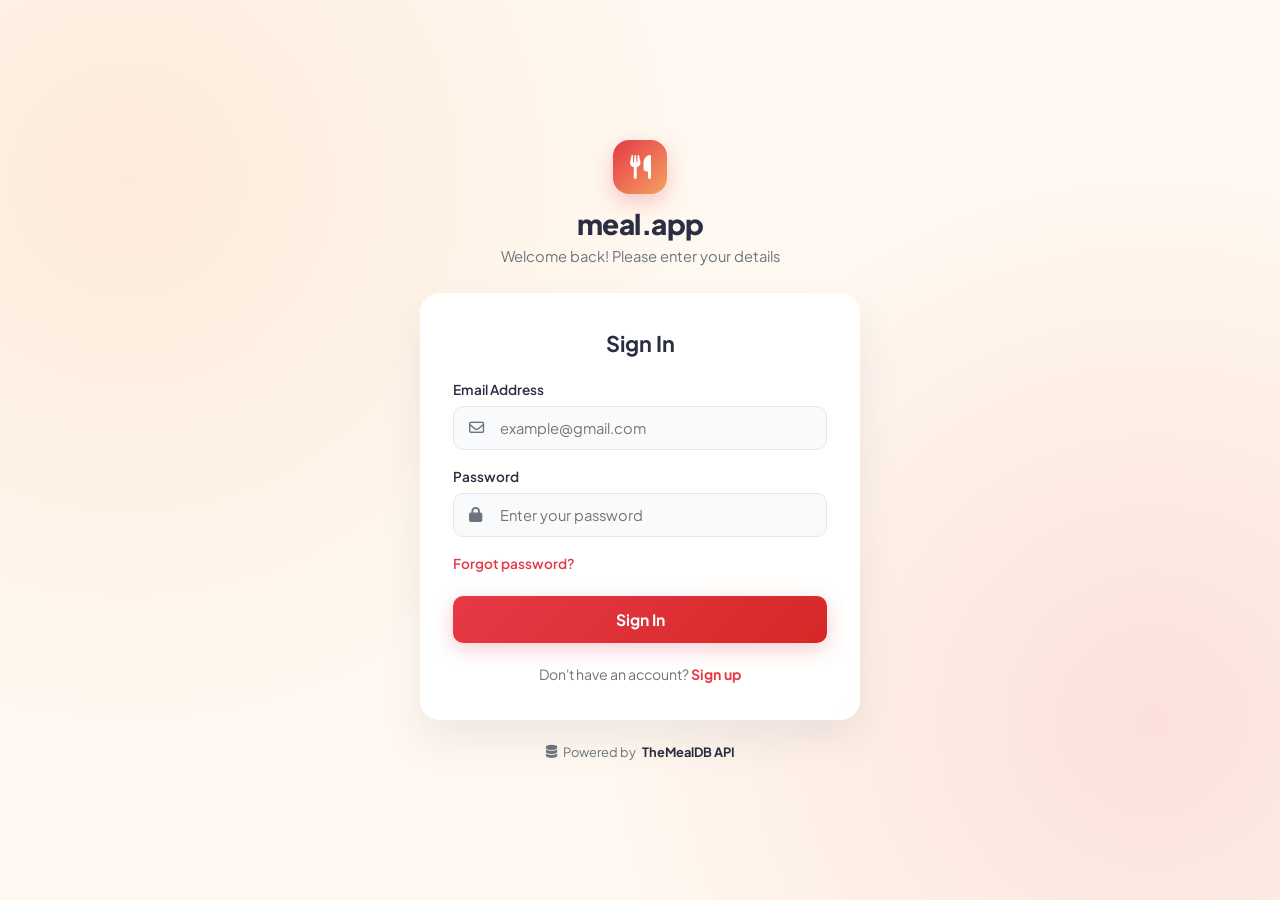
<file: home.html>
<!DOCTYPE html>
<html lang="en">
<head>
    <meta charset="UTF-8">
    <meta name="viewport" content="width=device-width, initial-scale=1.0">
    <title>Home - meal.app</title>
    <link rel="preconnect" href="https://fonts.googleapis.com">
    <link rel="preconnect" href="https://fonts.gstatic.com" crossorigin>
    <link href="https://fonts.googleapis.com/css2?family=Plus+Jakarta+Sans:wght@400;500;600;700;800&display=swap" rel="stylesheet">
    <link rel="stylesheet" href="https://cdnjs.cloudflare.com/ajax/libs/font-awesome/6.4.0/css/all.min.css">
    <link rel="stylesheet" href="css/home.css">
</head>
<body>

    <!-- Navbar -->
    <nav class="navbar">
        <a href="home.html" class="nav-brand">
            <div class="nav-logo-icon">
                <i class="fa-solid fa-utensils"></i>
            </div>
            meal<span>.app</span>
        </a>

        <!-- Tabs -->
        <ul class="nav-tabs">
            <li><button id="tabHome" class="active"><i class="fa-solid fa-house"></i> Home</button></li>
            <li><button id="tabExplore"><i class="fa-solid fa-compass"></i> Explore</button></li>
            <li><button id="tabFavorites"><i class="fa-solid fa-bookmark"></i> Favorites</button></li>
        </ul>

        <!-- Profile & Dropdown -->
        <div class="nav-profile-container">
            <button class="profile-btn" id="profileBtn">
                <div class="profile-avatar" id="profileAvatar">U</div>
                <span class="profile-name" id="profileName">Loading...</span>
                <i class="fa-solid fa-chevron-down" style="font-size: 0.75rem; color: var(--text-muted);"></i>
            </button>

            <div class="dropdown-menu" id="dropdownMenu">
                <a href="profile.html" class="dropdown-item"><i class="fa-regular fa-user"></i> My Profile</a>
                <a href="settings.html" class="dropdown-item"><i class="fa-solid fa-gear"></i> Settings</a>
                <div style="height: 1px; background: var(--border-color); margin: 4px 0;"></div>
                <a href="#" class="dropdown-item logout" id="logoutBtn"><i class="fa-solid fa-arrow-right-from-bracket"></i> Sign Out</a>
            </div>
        </div>
    </nav>

    <!-- Search Section -->
    <section class="search-section">
        <h1>Discover Recipes from <span>TheMealDB</span></h1>
        <p>Explore thousands of delicious meals, ingredients, and cooking steps tailored just for you.</p>
        
        <form class="search-box" id="searchForm">
            <input type="text" id="searchInput" placeholder="Search for recipes (e.g. Chicken, Pasta, Beef)..." required>
            <button type="submit"><i class="fa-solid fa-magnifying-glass"></i> Search</button>
        </form>
    </section>

    <!-- Filter Bars -->
    <div class="category-bar" id="categoryBar"></div>
    <div class="category-bar" id="areaBar" style="margin-top: 10px;"></div>

    <!-- Recipe Results Main -->
    <main class="container-main">
        <h2 class="section-title" id="sectionTitle">Trending Recipes</h2>
        <div class="recipe-results" id="recipeResults"></div>
    </main>

    <!-- Recipe Modal -->
    <div id="recipeModal" class="recipe-modal-overlay">
        <div class="recipe-modal-card">
            <button class="modal-close-btn" id="modalCloseBtn"><i class="fa-solid fa-xmark"></i></button>
            <img id="modalImg" class="modal-img" src="" alt="Recipe Image">
            <div class="modal-body">
                <h2 id="modalTitle">Recipe Title</h2>
                <div class="modal-badges">
                    <span class="badge" id="modalCategory">Category</span>
                    <span class="badge" id="modalArea">Area</span>
                </div>
                <h3 class="modal-section-title">Ingredients</h3>
                <ul class="ingredients-list" id="modalIngredients"></ul>
                <h3 class="modal-section-title">Instructions</h3>
                <p class="instructions-text" id="modalInstructions"></p>
            </div>
        </div>
    </div>

    <script src="js/home.js"></script>
</body>
</html>
</file>
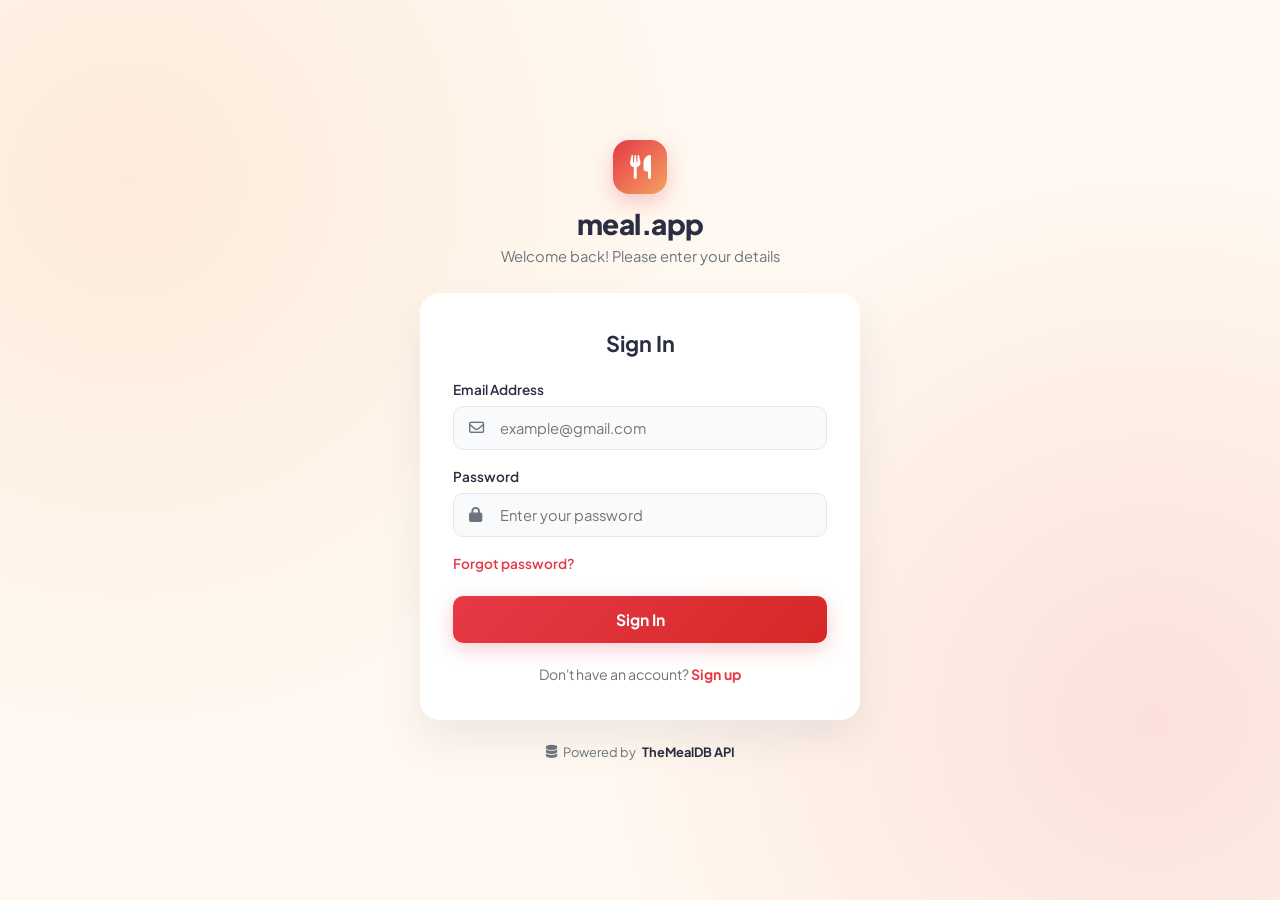
<file: profile.html>
<!DOCTYPE html>
<html lang="en">
<head>
    <meta charset="UTF-8">
    <meta name="viewport" content="width=device-width, initial-scale=1.0">
    <title>My Profile - meal.app</title>
    <link rel="preconnect" href="https://fonts.googleapis.com">
    <link rel="preconnect" href="https://fonts.gstatic.com" crossorigin>
    <link href="https://fonts.googleapis.com/css2?family=Plus+Jakarta+Sans:wght@400;500;600;700;800&display=swap" rel="stylesheet">
    <link rel="stylesheet" href="https://cdnjs.cloudflare.com/ajax/libs/font-awesome/6.4.0/css/all.min.css">
    <link rel="stylesheet" href="css/profile.css">
</head>
<body>

    <!-- Navbar -->
    <nav class="navbar">
        <a href="home.html" class="nav-brand">
            <div class="nav-logo-icon"><i class="fa-solid fa-utensils"></i></div>
            meal<span>.app</span>
        </a>
        <a href="home.html" class="back-home-btn"><i class="fa-solid fa-arrow-left"></i> Back to Home</a>
    </nav>

    <!-- Profile Container -->
    <main class="profile-container">
        <div class="profile-header-card">
            <div class="profile-big-avatar" id="profileBigAvatar">U</div>
            <h1 id="profileFullName">Loading...</h1>
            <p id="profileEmail">loading@email.com</p>
            <span class="role-badge"><i class="fa-solid fa-shield-halved"></i> Verified Member</span>
        </div>

        <div class="profile-grid">
            <!-- Thẻ thống kê tài khoản -->
            <div class="profile-card">
                <h3><i class="fa-solid fa-chart-pie"></i> Activity Stats</h3>
                <div class="stat-row">
                    <span>Saved Favorite Recipes</span>
                    <strong id="favCount">0</strong>
                </div>
                <div class="stat-row">
                    <span>Account Status</span>
                    <strong style="color: #2A9D8F;">Active</strong>
                </div>
                <div class="stat-row">
                    <span>Member Since</span>
                    <strong id="memberSince">2026</strong>
                </div>
            </div>

            <!-- Form cập nhật thông tin cá nhân -->
            <div class="profile-card">
                <h3><i class="fa-regular fa-user"></i> Edit Profile Information</h3>
                <form id="profileForm">
                    <div class="form-group">
                        <label for="editFullname">Full Name</label>
                        <input type="text" id="editFullname" required>
                    </div>
                    <div class="form-group">
                        <label for="editEmail">Email Address (Read-only)</label>
                        <input type="email" id="editEmail" disabled style="background: #E2E8F0; cursor: not-allowed;">
                    </div>
                    <button type="submit" class="btn-submit">Save Changes</button>
                </form>
            </div>
        </div>
    </main>

    <!-- Modal Thông báo -->
    <div id="customModal" class="modal-overlay">
        <div class="modal-card">
            <div id="modalIcon" class="modal-icon success"><i class="fa-solid fa-check"></i></div>
            <h3 id="modalTitle">Success!</h3>
            <p id="modalMessage">Profile updated successfully.</p>
            <button id="modalCloseBtn" class="modal-btn">OK</button>
        </div>
    </div>

    <script src="js/profile.js"></script>
</body>
</html>
</file>
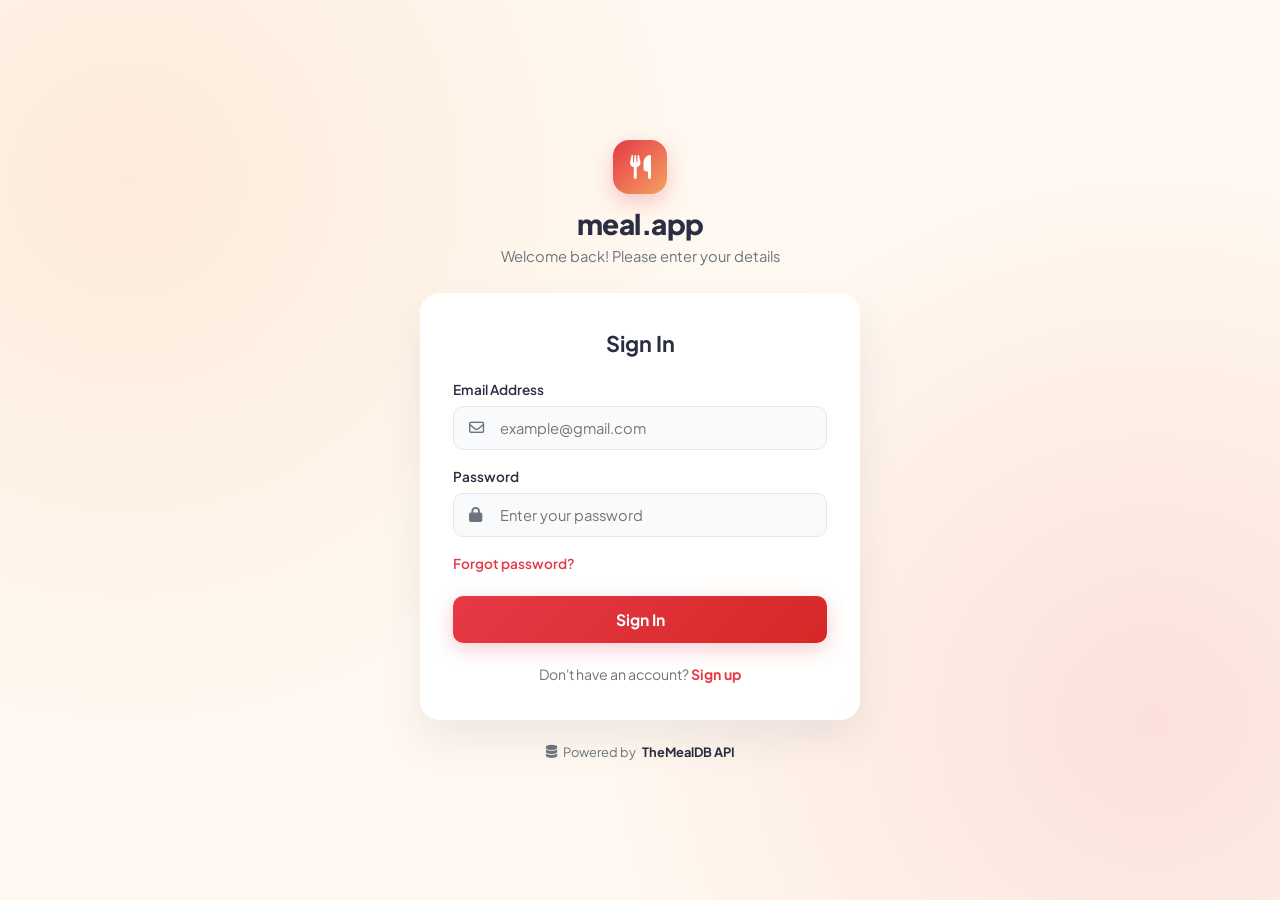
<file: settings.html>
<!DOCTYPE html>
<html lang="en">
<head>
    <meta charset="UTF-8">
    <meta name="viewport" content="width=device-width, initial-scale=1.0">
    <title>Settings - meal.app</title>
    <link rel="preconnect" href="https://fonts.googleapis.com">
    <link rel="preconnect" href="https://fonts.gstatic.com" crossorigin>
    <link href="https://fonts.googleapis.com/css2?family=Plus+Jakarta+Sans:wght@400;500;600;700;800&display=swap" rel="stylesheet">
    <link rel="stylesheet" href="https://cdnjs.cloudflare.com/ajax/libs/font-awesome/6.4.0/css/all.min.css">
    <link rel="stylesheet" href="css/settings.css">
</head>
<body>

    <!-- Navbar -->
    <nav class="navbar">
        <a href="home.html" class="nav-brand">
            <div class="nav-logo-icon"><i class="fa-solid fa-utensils"></i></div>
            meal<span>.app</span>
        </a>
        <a href="home.html" class="back-home-btn"><i class="fa-solid fa-arrow-left"></i> Back to Home</a>
    </nav>

    <!-- Settings Container -->
    <main class="settings-container">
        <h1>Account Settings</h1>
        <p class="settings-subtitle">Manage your password, dietary preferences, and data privacy options.</p>

        <!-- Đổi mật khẩu -->
        <div class="settings-card">
            <h3><i class="fa-solid fa-lock"></i> Change Password</h3>
            <form id="passwordForm">
                <div class="form-group">
                    <label for="currentPassword">Current Password</label>
                    <input type="password" id="currentPassword" required>
                </div>
                <div class="form-group">
                    <label for="newPassword">New Password (at least 6 characters)</label>
                    <input type="password" id="newPassword" required minlength="6">
                </div>
                <div class="form-group">
                    <label for="confirmNewPassword">Confirm New Password</label>
                    <input type="password" id="confirmNewPassword" required>
                </div>
                <button type="submit" class="btn-primary-custom">Update Password</button>
            </form>
        </div>

        <!-- Tùy chọn sở thích ăn uống (Dietary Preferences) -->
        <div class="settings-card">
            <h3><i class="fa-solid fa-seedling"></i> Dietary Preferences</h3>
            <p class="card-desc">Select your preferred diets to help us personalize recipes for you.</p>
            <div class="checkbox-group">
                <label><input type="checkbox" name="diet" value="Vegetarian"> Vegetarian</label>
                <label><input type="checkbox" name="diet" value="Vegan"> Vegan</label>
                <label><input type="checkbox" name="diet" value="Gluten-Free"> Gluten-Free</label>
                <label><input type="checkbox" name="diet" value="Keto"> Keto / Low Carb</label>
            </div>
            <button type="button" id="savePreferencesBtn" class="btn-primary-custom" style="margin-top: 20px;">Save Preferences</button>
        </div>

        <!-- Vùng nguy hiểm (Danger Zone) -->
        <div class="settings-card danger-zone">
            <h3><i class="fa-solid fa-triangle-exclamation"></i> Danger Zone</h3>
            <p class="card-desc">Clear your favorite recipes list or permanently delete your account from this browser.</p>
            <div class="danger-actions">
                <button type="button" id="clearFavoritesBtn" class="btn-danger-outline">Clear All Favorites</button>
                <button type="button" id="deleteAccountBtn" class="btn-danger">Delete Account</button>
            </div>
        </div>
    </main>

    <!-- Modal thông báo -->
    <div id="customModal" class="modal-overlay">
        <div class="modal-card">
            <div id="modalIcon" class="modal-icon success"><i class="fa-solid fa-check"></i></div>
            <h3 id="modalTitle">Success!</h3>
            <p id="modalMessage">Settings updated successfully.</p>
            <button id="modalCloseBtn" class="modal-btn">OK</button>
        </div>
    </div>

    <script src="js/settings.js"></script>
</body>
</html>
</file>
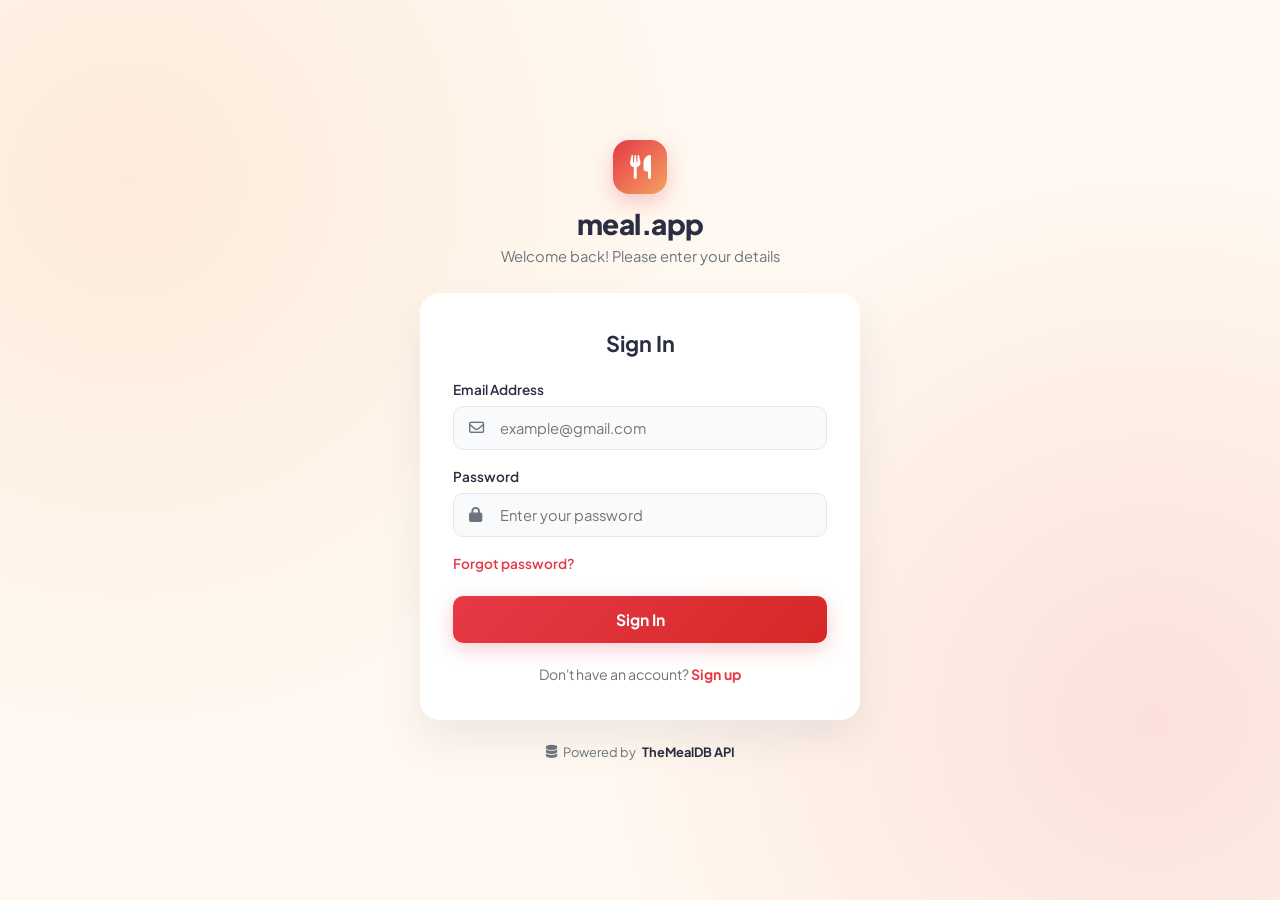
<file: signin.html>
<!DOCTYPE html>
<html lang="en">
<head>
    <meta charset="UTF-8">
    <meta name="viewport" content="width=device-width, initial-scale=1.0">
    <title>Sign In - meal.app</title>
    <!-- Google Fonts -->
    <link rel="preconnect" href="https://fonts.googleapis.com">
    <link rel="preconnect" href="https://fonts.gstatic.com" crossorigin>
    <link href="https://fonts.googleapis.com/css2?family=Plus+Jakarta+Sans:wght@400;500;600;700;800&display=swap" rel="stylesheet">
    <!-- FontAwesome Icons -->
    <link rel="stylesheet" href="https://cdnjs.cloudflare.com/ajax/libs/font-awesome/6.4.0/css/all.min.css">
    <!-- CSS Link -->
    <link rel="stylesheet" href="css/signin.css">
</head>
<body>

    <div class="login-wrapper">
        
        <!-- Brand Header -->
        <div class="brand-header">
            <div class="brand-logo">
                <i class="fa-solid fa-utensils"></i>
            </div>
            <h1>meal.app</h1>
            <p>Welcome back! Please enter your details</p>
        </div>

        <!-- Login Card -->
        <div class="login-card">
            <h2>Sign In</h2>
            
            <form id="loginForm">
                <!-- Email -->
                <div class="form-group">
                    <label for="email">Email Address</label>
                    <div class="input-wrapper">
                        <input type="email" id="email" placeholder="example@gmail.com" required>
                        <i class="fa-regular fa-envelope"></i>
                    </div>
                </div>

                <!-- Password -->
                <div class="form-group">
                    <label for="password">Password</label>
                    <div class="input-wrapper">
                        <input type="password" id="password" placeholder="Enter your password" required>
                        <i class="fa-solid fa-lock"></i>
                    </div>
                </div>

                <div class="form-actions">
                    <a href="#" class="forgot-pass">Forgot password?</a>
                </div>

                <!-- Submit Button -->
                <button type="submit" class="btn-submit">Sign In</button>
            </form>

            <!-- Link to Sign Up -->
            <div class="auth-footer">
                Don't have an account? <a href="signup.html">Sign up</a>
            </div>
        </div>

        <!-- API Badge -->
        <div class="api-badge">
            <i class="fa-solid fa-database"></i> 
            Powered by <strong>TheMealDB API</strong>
        </div>

    </div>

    <!-- Custom Popup Modal -->
    <div id="customModal" class="modal-overlay">
        <div class="modal-card">
            <div id="modalIcon" class="modal-icon success">
                <i class="fa-solid fa-check"></i>
            </div>
            <h3 id="modalTitle">Success!</h3>
            <p id="modalMessage">You have signed in successfully.</p>
            <button id="modalCloseBtn" class="modal-btn">OK</button>
        </div>
    </div>

    <!-- Kết nối file JavaScript -->
    <script src="js/signin.js"></script>
</body>
</html>
</file>
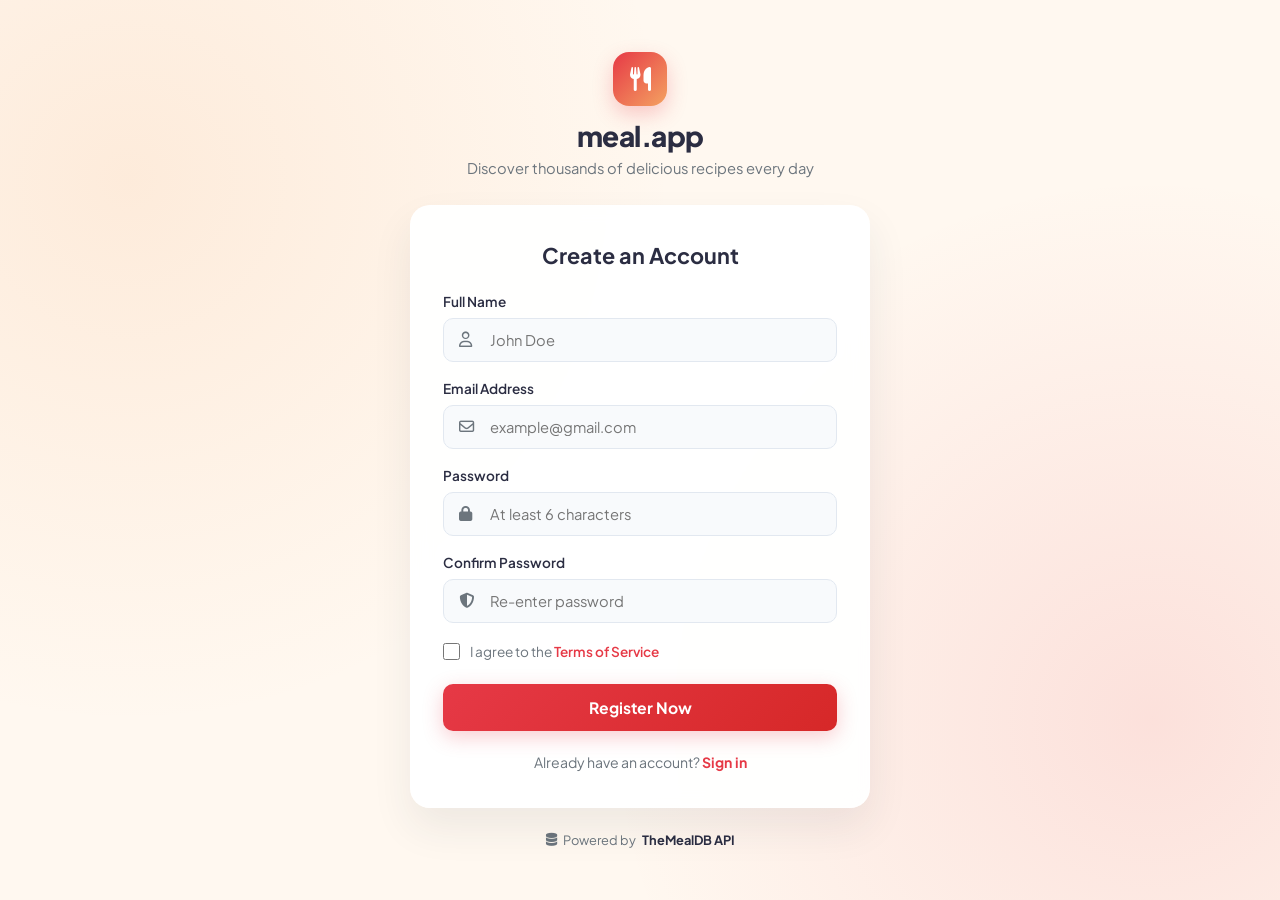
<file: signup.html>
<!DOCTYPE html>
<html lang="en">
<head>
    <meta charset="UTF-8">
    <meta name="viewport" content="width=device-width, initial-scale=1.0">
    <title>Sign Up - meal.app</title>
    <!-- Google Fonts -->
    <link rel="preconnect" href="https://fonts.googleapis.com">
    <link rel="preconnect" href="https://fonts.gstatic.com" crossorigin>
    <link href="https://fonts.googleapis.com/css2?family=Plus+Jakarta+Sans:wght@400;500;600;700;800&display=swap" rel="stylesheet">
    <!-- FontAwesome Icons -->
    <link rel="stylesheet" href="https://cdnjs.cloudflare.com/ajax/libs/font-awesome/6.4.0/css/all.min.css">
    <!-- CSS Link -->
    <link rel="stylesheet" href="css/signup.css">
</head>
<body>

    <!-- Khối Wrapper nằm chính giữa màn hình -->
    <div class="register-wrapper">
        
        <!-- Header thông tin Thương hiệu meal.app -->
        <div class="brand-header">
            <div class="brand-logo">
                <i class="fa-solid fa-utensils"></i>
            </div>
            <h1>meal.app</h1>
            <p>Discover thousands of delicious recipes every day</p>
        </div>

        <!-- Card Đăng ký chính -->
        <div class="register-card">
            <h2>Create an Account</h2>
            
            <form id="registerForm">
                <!-- Họ tên -->
                <div class="form-group">
                    <label for="fullname">Full Name</label>
                    <div class="input-wrapper">
                        <input type="text" id="fullname" placeholder="John Doe" required>
                        <i class="fa-regular fa-user"></i>
                    </div>
                </div>

                <!-- Email -->
                <div class="form-group">
                    <label for="email">Email Address</label>
                    <div class="input-wrapper">
                        <input type="email" id="email" placeholder="example@gmail.com" required>
                        <i class="fa-regular fa-envelope"></i>
                    </div>
                </div>

                <!-- Mật khẩu -->
                <div class="form-group">
                    <label for="password">Password</label>
                    <div class="input-wrapper">
                        <input type="password" id="password" placeholder="At least 6 characters" required>
                        <i class="fa-solid fa-lock"></i>
                    </div>
                </div>

                <!-- Xác nhận mật khẩu -->
                <div class="form-group">
                    <label for="confirmPassword">Confirm Password</label>
                    <div class="input-wrapper">
                        <input type="password" id="confirmPassword" placeholder="Re-enter password" required>
                        <i class="fa-solid fa-shield-halved"></i>
                    </div>
                </div>

                <!-- Điều khoản sử dụng -->
                <div class="terms-group">
                    <input type="checkbox" id="terms" required>
                    <label for="terms" style="display:inline; font-weight:normal;">
                        I agree to the <a href="#">Terms of Service</a>
                    </label>
                </div>

                <!-- Nút Submit -->
                <button type="submit" class="btn-submit">Register Now</button>
            </form>

            <!-- Footer chuyển đổi Login -->
            <div class="auth-footer">
                Already have an account? <a href="signin.html">Sign in</a>
            </div>
        </div>

        <!-- Thông tin API Badge bên dưới card -->
        <div class="api-badge">
            <i class="fa-solid fa-database"></i> 
            Powered by <strong>TheMealDB API</strong>
        </div>

    </div>

    <!-- Custom Popup Modal -->
    <div id="customModal" class="modal-overlay">
        <div class="modal-card">
            <div id="modalIcon" class="modal-icon success">
                <i class="fa-solid fa-check"></i>
            </div>
            <h3 id="modalTitle">Success!</h3>
            <p id="modalMessage">Account registered successfully!</p>
            <button id="modalCloseBtn" class="modal-btn">OK</button>
        </div>
    </div>

    <!-- Kết nối file JavaScript ngoài -->
    <script src="js/signup.js"></script>
</body>
</html>
</file>
<file: css/home.css>
:root {
    --primary: #E63946;
    --primary-hover: #D62828;
    --secondary: #F4A261;
    --bg-main: #FFF8F0;
    --card-bg: #FFFFFF;
    --text-main: #2B2D42;
    --text-muted: #6C757D;
    --border-color: #E2E8F0;
    --shadow-soft: 0 10px 30px rgba(43, 45, 66, 0.06);
    --radius-lg: 20px;
    --radius-sm: 10px;
    --transition: all 0.3s ease;
}

* {
    margin: 0;
    padding: 0;
    box-sizing: border-box;
    font-family: 'Plus Jakarta Sans', sans-serif;
}

body {
    background-color: var(--bg-main);
    color: var(--text-main);
    min-height: 100vh;
}

.navbar {
    background: rgba(255, 255, 255, 0.9);
    backdrop-filter: blur(10px);
    border-bottom: 1px solid var(--border-color);
    position: sticky;
    top: 0;
    z-index: 100;
    padding: 14px 32px;
    display: flex;
    justify-content: space-between;
    align-items: center;
}

.nav-brand {
    display: flex;
    align-items: center;
    gap: 10px;
    text-decoration: none;
    color: var(--text-main);
    font-size: 1.35rem;
    font-weight: 800;
}

.nav-brand span {
    color: var(--primary);
}

.nav-logo-icon {
    width: 38px;
    height: 38px;
    background: linear-gradient(135deg, var(--primary), var(--secondary));
    color: #FFFFFF;
    border-radius: 10px;
    display: flex;
    align-items: center;
    justify-content: center;
}

.nav-tabs {
    display: flex;
    list-style: none;
    gap: 12px;
}

.nav-tabs button {
    background: transparent;
    border: none;
    color: var(--text-muted);
    font-weight: 600;
    font-size: 0.92rem;
    cursor: pointer;
    transition: var(--transition);
    padding: 8px 16px;
    border-radius: 30px;
}

.nav-tabs button:hover, .nav-tabs button.active {
    color: var(--primary);
    background: rgba(230, 57, 70, 0.08);
}

.nav-profile-container {
    position: relative;
}

.profile-btn {
    display: flex;
    align-items: center;
    gap: 10px;
    background: #FFFFFF;
    border: 1px solid var(--border-color);
    padding: 6px 14px 6px 6px;
    border-radius: 30px;
    cursor: pointer;
    transition: var(--transition);
}

.profile-btn:hover {
    border-color: var(--primary);
}

.profile-avatar {
    width: 34px;
    height: 34px;
    background: var(--primary);
    color: #FFFFFF;
    border-radius: 50%;
    display: flex;
    align-items: center;
    justify-content: center;
    font-weight: 700;
    font-size: 0.9rem;
}

.profile-name {
    font-size: 0.88rem;
    font-weight: 600;
}

.dropdown-menu {
    position: absolute;
    right: 0;
    top: 50px;
    background: #FFFFFF;
    width: 200px;
    border: 1px solid var(--border-color);
    border-radius: var(--radius-sm);
    box-shadow: var(--shadow-soft);
    display: none;
    flex-direction: column;
    padding: 6px;
    z-index: 101;
}

.dropdown-menu.active {
    display: flex;
}

.dropdown-item {
    display: flex;
    align-items: center;
    gap: 10px;
    padding: 10px 14px;
    text-decoration: none;
    color: var(--text-main);
    font-size: 0.88rem;
    font-weight: 600;
    border-radius: 6px;
    transition: var(--transition);
}

.dropdown-item:hover {
    background: var(--bg-main);
    color: var(--primary);
}

.dropdown-item.logout {
    color: var(--primary);
}

.search-section {
    max-width: 900px;
    margin: 40px auto 25px;
    text-align: center;
    padding: 0 20px;
}

.search-section h1 {
    font-size: 2.5rem;
    font-weight: 800;
    margin-bottom: 12px;
}

.search-section h1 span {
    color: var(--primary);
}

.search-section p {
    color: var(--text-muted);
    font-size: 1rem;
    margin-bottom: 24px;
}

.search-box {
    display: flex;
    max-width: 600px;
    margin: 0 auto;
    background: #FFFFFF;
    border: 2px solid var(--border-color);
    border-radius: 50px;
    padding: 6px;
    box-shadow: var(--shadow-soft);
    transition: var(--transition);
}

.search-box:focus-within {
    border-color: var(--primary);
}

.search-box input {
    flex: 1;
    border: none;
    outline: none;
    padding: 12px 20px;
    font-size: 1rem;
    background: transparent;
}

.search-box button {
    background: var(--primary);
    color: #FFFFFF;
    border: none;
    padding: 12px 28px;
    border-radius: 30px;
    font-weight: 700;
    cursor: pointer;
    transition: var(--transition);
}

.search-box button:hover {
    background: var(--primary-hover);
}

.category-bar {
    display: flex;
    justify-content: center;
    gap: 10px;
    flex-wrap: wrap;
    max-width: 800px;
    margin: 0 auto 35px;
    padding: 0 20px;
}

.category-chip {
    background: #FFFFFF;
    border: 1px solid var(--border-color);
    padding: 8px 18px;
    border-radius: 20px;
    font-size: 0.88rem;
    font-weight: 600;
    color: var(--text-muted);
    cursor: pointer;
    transition: var(--transition);
}

.category-chip:hover, .category-chip.active {
    background: var(--primary);
    color: #FFFFFF;
    border-color: var(--primary);
}

.container-main {
    max-width: 1200px;
    margin: 0 auto 60px;
    padding: 0 24px;
}

.section-title {
    font-size: 1.35rem;
    font-weight: 700;
    margin-bottom: 20px;
}

.recipe-results {
    display: grid;
    grid-template-columns: repeat(auto-fill, minmax(280px, 1fr));
    gap: 24px;
}

.recipe-card {
    background: var(--card-bg);
    border-radius: var(--radius-lg);
    overflow: hidden;
    border: 1px solid var(--border-color);
    box-shadow: var(--shadow-soft);
    transition: var(--transition);
    cursor: pointer;
    position: relative;
}

.recipe-card:hover {
    transform: translateY(-5px);
}

.recipe-card img {
    width: 100%;
    height: 190px;
    object-fit: cover;
}

.favorite-btn {
    position: absolute;
    top: 14px;
    right: 14px;
    background: rgba(255, 255, 255, 0.85);
    border: none;
    width: 36px;
    height: 36px;
    border-radius: 50%;
    display: flex;
    align-items: center;
    justify-content: center;
    color: var(--text-muted);
    cursor: pointer;
    transition: var(--transition);
}

.favorite-btn.active {
    color: var(--primary);
}

.recipe-card-content {
    padding: 20px;
}

.recipe-card-content h3 {
    font-size: 1.1rem;
    font-weight: 700;
    margin-bottom: 8px;
}

.recipe-meta {
    font-size: 0.85rem;
    color: var(--text-muted);
    display: flex;
    gap: 12px;
}

/* Modal */
.recipe-modal-overlay {
    position: fixed;
    top: 0;
    left: 0;
    width: 100%;
    height: 100%;
    background: rgba(43, 45, 66, 0.6);
    backdrop-filter: blur(5px);
    display: flex;
    justify-content: center;
    align-items: center;
    opacity: 0;
    visibility: hidden;
    transition: all 0.3s ease;
    z-index: 1000;
    padding: 20px;
}

.recipe-modal-overlay.active {
    opacity: 1;
    visibility: visible;
}

.recipe-modal-card {
    background: #FFFFFF;
    width: 100%;
    max-width: 700px;
    max-height: 90vh;
    border-radius: var(--radius-lg);
    overflow-y: auto;
    position: relative;
}

.modal-close-btn {
    position: absolute;
    top: 16px;
    right: 16px;
    background: rgba(0, 0, 0, 0.5);
    color: #FFFFFF;
    border: none;
    width: 36px;
    height: 36px;
    border-radius: 50%;
    cursor: pointer;
    display: flex;
    align-items: center;
    justify-content: center;
    z-index: 10;
}

.modal-img {
    width: 100%;
    height: 280px;
    object-fit: cover;
}

.modal-body {
    padding: 30px;
}

.modal-badges {
    display: flex;
    gap: 12px;
    margin-bottom: 20px;
}

.badge {
    background: rgba(230, 57, 70, 0.1);
    color: var(--primary);
    padding: 6px 14px;
    border-radius: 20px;
    font-size: 0.82rem;
    font-weight: 700;
}

.modal-section-title {
    font-size: 1.15rem;
    font-weight: 700;
    margin: 20px 0 10px;
}

.ingredients-list {
    list-style: none;
    display: grid;
    grid-template-columns: repeat(auto-fill, minmax(200px, 1fr));
    gap: 8px;
    font-size: 0.9rem;
    color: var(--text-muted);
}

.ingredients-list li {
    background: var(--bg-main);
    padding: 8px 12px;
    border-radius: 6px;
}

.instructions-text {
    font-size: 0.92rem;
    line-height: 1.6;
    color: var(--text-muted);
    white-space: pre-line;
}

/* --- TOAST NOTIFICATION --- */
#toastContainer {
    position: fixed;
    top: 24px;
    right: 24px;
    z-index: 9999;
    display: flex;
    flex-direction: column;
    gap: 10px;
}

.toast {
    background: #2B2D42;
    color: #FFFFFF;
    padding: 14px 20px;
    border-radius: 12px;
    box-shadow: 0 10px 30px rgba(0,0,0,0.15);
    display: flex;
    align-items: center;
    gap: 12px;
    font-size: 0.9rem;
    font-weight: 600;
    animation: slideInRight 0.3s ease, fadeOut 0.3s ease 2.7s forwards;
}

.toast.success { border-left: 4px solid #2A9D8F; }
.toast.error { border-left: 4px solid #E63946; }

@keyframes slideInRight {
    from { transform: translateX(100%); opacity: 0; }
    to { transform: translateX(0); opacity: 1; }
}

@keyframes fadeOut {
    to { opacity: 0; transform: translateY(-10px); }
}

.category-bar {
    display: flex;
    justify-content: flex-start;
    gap: 10px;
    flex-wrap: nowrap;          /* Không xuống dòng để tạo thanh cuộn ngang */
    overflow-x: auto;           /* Cho phép lướt xem tất cả các quốc gia */
    max-width: 1000px;
    margin: 0 auto 15px;
    padding: 5px 24px 12px;
    scrollbar-width: thin;      /* Thanh cuộn gọn gàng trên Firefox */
}

.category-bar::-webkit-scrollbar {
    height: 6px;
}

.category-bar::-webkit-scrollbar-thumb {
    background: var(--border-color);
    border-radius: 10px;
}
</file>
<file: css/profile.css>
:root {
    --primary: #E63946;
    --primary-hover: #D62828;
    --secondary: #F4A261;
    --bg-main: #FFF8F0;
    --card-bg: #FFFFFF;
    --text-main: #2B2D42;
    --text-muted: #6C757D;
    --border-color: #E2E8F0;
    --shadow-soft: 0 10px 30px rgba(43, 45, 66, 0.06);
    --radius-lg: 20px;
    --radius-sm: 10px;
    --transition: all 0.3s ease;
}

* { margin: 0; padding: 0; box-sizing: border-box; font-family: 'Plus Jakarta Sans', sans-serif; }
body { background-color: var(--bg-main); color: var(--text-main); min-height: 100vh; }

.navbar {
    background: rgba(255, 255, 255, 0.9);
    backdrop-filter: blur(10px);
    border-bottom: 1px solid var(--border-color);
    padding: 14px 32px;
    display: flex;
    justify-content: space-between;
    align-items: center;
}

.nav-brand { display: flex; align-items: center; gap: 10px; text-decoration: none; color: var(--text-main); font-size: 1.35rem; font-weight: 800; }
.nav-brand span { color: var(--primary); }
.nav-logo-icon { width: 38px; height: 38px; background: linear-gradient(135deg, var(--primary), var(--secondary)); color: #FFFFFF; border-radius: 10px; display: flex; align-items: center; justify-content: center; }

.back-home-btn { text-decoration: none; color: var(--text-muted); font-weight: 600; font-size: 0.9rem; transition: var(--transition); }
.back-home-btn:hover { color: var(--primary); }

.profile-container { max-width: 900px; margin: 40px auto; padding: 0 20px; }

.profile-header-card {
    background: var(--card-bg);
    border: 1px solid var(--border-color);
    border-radius: var(--radius-lg);
    padding: 40px;
    text-align: center;
    box-shadow: var(--shadow-soft);
    margin-bottom: 30px;
}

.profile-big-avatar {
    width: 80px; height: 80px; background: var(--primary); color: #FFFFFF;
    border-radius: 50%; font-size: 2.2rem; font-weight: 800;
    display: flex; align-items: center; justify-content: center;
    margin: 0 auto 16px; box-shadow: 0 8px 20px rgba(230, 57, 70, 0.3);
}

.profile-header-card h1 { font-size: 1.6rem; font-weight: 800; margin-bottom: 6px; }
.profile-header-card p { color: var(--text-muted); font-size: 0.95rem; margin-bottom: 16px; }

.role-badge {
    display: inline-flex; align-items: center; gap: 6px;
    background: rgba(42, 157, 143, 0.1); color: #2A9D8F;
    padding: 6px 14px; border-radius: 20px; font-size: 0.82rem; font-weight: 700;
}

.profile-grid { display: grid; grid-template-columns: repeat(auto-fit, minmax(380px, 1fr)); gap: 24px; }

.profile-card {
    background: var(--card-bg); border: 1px solid var(--border-color);
    border-radius: var(--radius-lg); padding: 30px; box-shadow: var(--shadow-soft);
}

.profile-card h3 { font-size: 1.15rem; font-weight: 700; margin-bottom: 20px; display: flex; align-items: center; gap: 10px; color: var(--text-main); }

.stat-row {
    display: flex; justify-content: space-between; align-items: center;
    padding: 12px 0; border-bottom: 1px solid var(--border-color); font-size: 0.95rem; color: var(--text-muted);
}
.stat-row:last-child { border-bottom: none; }
.stat-row strong { color: var(--text-main); }

.form-group { margin-bottom: 18px; }
.form-group label { display: block; font-size: 0.85rem; font-weight: 600; margin-bottom: 8px; }
.form-group input {
    width: 100%; padding: 12px 16px; border: 1px solid var(--border-color);
    border-radius: var(--radius-sm); font-size: 0.92rem; background: #F8FAFC; outline: none; transition: var(--transition);
}
.form-group input:focus:not(:disabled) { border-color: var(--primary); background: #FFFFFF; box-shadow: 0 0 0 4px rgba(230, 57, 70, 0.1); }

.btn-submit {
    width: 100%; padding: 12px; background: var(--primary); color: #FFFFFF;
    border: none; border-radius: var(--radius-sm); font-weight: 700; cursor: pointer; transition: var(--transition);
}
.btn-submit:hover { background: var(--primary-hover); }

/* Modal */
.modal-overlay { position: fixed; top: 0; left: 0; width: 100%; height: 100%; background: rgba(43,45,66,0.5); backdrop-filter: blur(5px); display: flex; justify-content: center; align-items: center; opacity: 0; visibility: hidden; transition: all 0.3s ease; z-index: 1000; }
.modal-overlay.active { opacity: 1; visibility: visible; }
.modal-card { background: #FFFFFF; width: 90%; max-width: 380px; padding: 32px 24px; border-radius: var(--radius-lg); text-align: center; box-shadow: 0 20px 40px rgba(0,0,0,0.15); }
.modal-icon { width: 54px; height: 54px; border-radius: 50%; display: flex; align-items: center; justify-content: center; margin: 0 auto 16px; font-size: 1.35rem; }
.modal-icon.success { background: rgba(42, 157, 143, 0.15); color: #2A9D8F; }
.modal-btn { width: 100%; padding: 12px; background: var(--primary); color: #FFFFFF; border: none; border-radius: var(--radius-sm); font-weight: 700; cursor: pointer; margin-top: 16px; }
</file>
<file: css/settings.css>
:root {
  --primary: #e63946;
  --primary-hover: #d62828;
  --secondary: #f4a261;
  --bg-main: #fff8f0;
  --card-bg: #ffffff;
  --text-main: #2b2d42;
  --text-muted: #6c757d;
  --border-color: #e2e8f0;
  --shadow-soft: 0 10px 30px rgba(43, 45, 66, 0.06);
  --radius-lg: 20px;
  --radius-sm: 10px;
  --transition: all 0.3s ease;
}

* {
  margin: 0;
  padding: 0;
  box-sizing: border-box;
  font-family: "Plus Jakarta Sans", sans-serif;
}
body {
  background-color: var(--bg-main);
  color: var(--text-main);
  min-height: 100vh;
}

.navbar {
  background: rgba(255, 255, 255, 0.9);
  backdrop-filter: blur(10px);
  border-bottom: 1px solid var(--border-color);
  padding: 14px 32px;
  display: flex;
  justify-content: space-between;
  align-items: center;
}

.nav-brand {
  display: flex;
  align-items: center;
  gap: 10px;
  text-decoration: none;
  color: var(--text-main);
  font-size: 1.35rem;
  font-weight: 800;
}
.nav-brand span {
  color: var(--primary);
}
.nav-logo-icon {
  width: 38px;
  height: 38px;
  background: linear-gradient(135deg, var(--primary), var(--secondary));
  color: #ffffff;
  border-radius: 10px;
  display: flex;
  align-items: center;
  justify-content: center;
}

.back-home-btn {
  text-decoration: none;
  color: var(--text-muted);
  font-weight: 600;
  font-size: 0.9rem;
  transition: var(--transition);
}
.back-home-btn:hover {
  color: var(--primary);
}

.settings-container {
  max-width: 800px;
  margin: 40px auto;
  padding: 0 20px;
}
.settings-container h1 {
  font-size: 2rem;
  font-weight: 800;
  margin-bottom: 8px;
}
.settings-subtitle {
  color: var(--text-muted);
  margin-bottom: 30px;
  font-size: 1rem;
}

.settings-card {
  background: var(--card-bg);
  border: 1px solid var(--border-color);
  border-radius: var(--radius-lg);
  padding: 30px;
  box-shadow: var(--shadow-soft);
  margin-bottom: 24px;
}
.settings-card h3 {
  font-size: 1.15rem;
  font-weight: 700;
  margin-bottom: 10px;
  display: flex;
  align-items: center;
  gap: 10px;
  color: var(--text-main);
}
.card-desc {
  font-size: 0.9rem;
  color: var(--text-muted);
  margin-bottom: 20px;
}

.form-group {
  margin-bottom: 18px;
}
.form-group label {
  display: block;
  font-size: 0.85rem;
  font-weight: 600;
  margin-bottom: 8px;
}
.form-group input {
  width: 100%;
  padding: 12px 16px;
  border: 1px solid var(--border-color);
  border-radius: var(--radius-sm);
  font-size: 0.92rem;
  background: #f8fafc;
  outline: none;
  transition: var(--transition);
}
.form-group input:focus {
  border-color: var(--primary);
  background: #ffffff;
  box-shadow: 0 0 0 4px rgba(230, 57, 70, 0.1);
}

.checkbox-group {
  display: grid;
  grid-template-columns: repeat(auto-fit, minmax(180px, 1fr));
  gap: 12px;
}
.checkbox-group label {
  display: flex;
  align-items: center;
  gap: 8px;
  font-size: 0.92rem;
  cursor: pointer;
  font-weight: 500;
}
.checkbox-group input {
  accent-color: var(--primary);
  width: 18px;
  height: 18px;
}

.btn-primary-custom {
  padding: 12px 24px;
  background: var(--primary);
  color: #ffffff;
  border: none;
  border-radius: var(--radius-sm);
  font-weight: 700;
  cursor: pointer;
  transition: var(--transition);
}
.btn-primary-custom:hover {
  background: var(--primary-hover);
}

.danger-zone {
  border-color: rgba(230, 57, 70, 0.3);
}
.danger-actions {
  display: flex;
  gap: 14px;
  flex-wrap: wrap;
}
.btn-danger-outline {
  background: transparent;
  border: 1px solid var(--primary);
  color: var(--primary);
  padding: 12px 20px;
  border-radius: var(--radius-sm);
  font-weight: 700;
  cursor: pointer;
  transition: var(--transition);
}
.btn-danger-outline:hover {
  background: rgba(230, 57, 70, 0.05);
}

.btn-danger {
  background: var(--primary);
  color: #ffffff;
  border: none;
  padding: 12px 20px;
  border-radius: var(--radius-sm);
  font-weight: 700;
  cursor: pointer;
  transition: var(--transition);
}
.btn-danger:hover {
  background: var(--primary-hover);
}

/* Modal */
.modal-overlay {
  position: fixed;
  top: 0;
  left: 0;
  width: 100%;
  height: 100%;
  background: rgba(43, 45, 66, 0.5);
  backdrop-filter: blur(5px);
  display: flex;
  justify-content: center;
  align-items: center;
  opacity: 0;
  visibility: hidden;
  transition: all 0.3s ease;
  z-index: 1000;
}
.modal-overlay.active {
  opacity: 1;
  visibility: visible;
}
.modal-card {
  background: #ffffff;
  width: 90%;
  max-width: 380px;
  padding: 32px 24px;
  border-radius: var(--radius-lg);
  text-align: center;
  box-shadow: 0 20px 40px rgba(0, 0, 0, 0.15);
}
.modal-icon {
  width: 54px;
  height: 54px;
  border-radius: 50%;
  display: flex;
  align-items: center;
  justify-content: center;
  margin: 0 auto 16px;
  font-size: 1.35rem;
}
.modal-icon.success {
  background: rgba(42, 157, 143, 0.15);
  color: #2a9d8f;
}
.modal-icon.error {
  background: rgba(230, 57, 70, 0.15);
  color: var(--primary);
}
.modal-btn {
  width: 100%;
  padding: 12px;
  background: var(--primary);
  color: #ffffff;
  border: none;
  border-radius: var(--radius-sm);
  font-weight: 700;
  cursor: pointer;
  margin-top: 16px;
}

#toastContainer {
  position: fixed;
  top: 24px;
  right: 24px;
  z-index: 9999;
  display: flex;
  flex-direction: column;
  gap: 10px;
}

.toast {
  background: #2b2d42;
  color: #ffffff;
  padding: 14px 20px;
  border-radius: 12px;
  box-shadow: 0 10px 30px rgba(0, 0, 0, 0.15);
  display: flex;
  align-items: center;
  gap: 12px;
  font-size: 0.9rem;
  font-weight: 600;
  animation:
    slideInRight 0.3s ease,
    fadeOut 0.3s ease 2.7s forwards;
}

.toast.success {
  border-left: 4px solid #2a9d8f;
}
.toast.error {
  border-left: 4px solid #e63946;
}

@keyframes slideInRight {
  from {
    transform: translateX(100%);
    opacity: 0;
  }
  to {
    transform: translateX(0);
    opacity: 1;
  }
}

@keyframes fadeOut {
  to {
    opacity: 0;
    transform: translateY(-10px);
  }
}
</file>
<file: css/signin.css>
/* --- COLOR PALETTE & VARIABLES --- */
:root {
    --primary: #E63946;
    --primary-hover: #D62828;
    --secondary: #F4A261;
    --accent: #2A9D8F;
    --bg-main: #FFF8F0;
    --card-bg: rgba(255, 255, 255, 0.95);
    --text-main: #2B2D42;
    --text-muted: #6C757D;
    --border-color: #E2E8F0;
    --input-bg: #F8FAFC;
    --shadow-soft: 0 20px 40px rgba(43, 45, 66, 0.08);
    --radius-lg: 20px;
    --radius-sm: 10px;
    --transition: all 0.3s cubic-bezier(0.4, 0, 0.2, 1);
}

* {
    margin: 0;
    padding: 0;
    box-sizing: border-box;
    font-family: 'Plus Jakarta Sans', -apple-system, BlinkMacSystemFont, 'Segoe UI', Roboto, sans-serif;
}

body {
    background: radial-gradient(circle at 10% 20%, rgba(244, 162, 97, 0.15) 0%, transparent 40%),
                radial-gradient(circle at 90% 80%, rgba(230, 57, 70, 0.12) 0%, transparent 40%),
                var(--bg-main);
    color: var(--text-main);
    min-height: 100vh;
    display: flex;
    justify-content: center;
    align-items: center;
    padding: 24px;
    position: relative;
    overflow-x: hidden;
}

.login-wrapper {
    width: 100%;
    max-width: 440px;
    margin: auto;
}

.brand-header {
    text-align: center;
    margin-bottom: 28px;
}

.brand-logo {
    display: inline-flex;
    align-items: center;
    justify-content: center;
    width: 54px;
    height: 54px;
    background: linear-gradient(135deg, var(--primary), var(--secondary));
    color: #FFFFFF;
    border-radius: 16px;
    font-size: 1.5rem;
    margin-bottom: 12px;
    box-shadow: 0 8px 20px rgba(230, 57, 70, 0.25);
}

.brand-header h1 {
    font-size: 1.75rem;
    font-weight: 800;
    letter-spacing: -0.5px;
    color: var(--text-main);
}

.brand-header p {
    color: var(--text-muted);
    font-size: 0.92rem;
    margin-top: 6px;
}

.login-card {
    background: var(--card-bg);
    backdrop-filter: blur(10px);
    border: 1px solid rgba(255, 255, 255, 0.8);
    border-radius: var(--radius-lg);
    padding: 36px 32px;
    box-shadow: var(--shadow-soft);
}

.login-card h2 {
    font-size: 1.35rem;
    font-weight: 700;
    margin-bottom: 24px;
    color: var(--text-main);
    text-align: center;
}

.form-group {
    margin-bottom: 18px;
}

.form-group label {
    display: block;
    font-size: 0.85rem;
    font-weight: 600;
    margin-bottom: 8px;
    color: var(--text-main);
}

.input-wrapper {
    position: relative;
}

.input-wrapper i {
    position: absolute;
    left: 16px;
    top: 50%;
    transform: translateY(-50%);
    color: var(--text-muted);
    font-size: 0.95rem;
    transition: var(--transition);
}

.form-group input {
    width: 100%;
    padding: 12px 16px 12px 46px;
    border: 1px solid var(--border-color);
    border-radius: var(--radius-sm);
    font-size: 0.92rem;
    color: var(--text-main);
    background-color: var(--input-bg);
    outline: none;
    transition: var(--transition);
}

.form-group input:focus {
    border-color: var(--primary);
    background-color: #FFFFFF;
    box-shadow: 0 0 0 4px rgba(230, 57, 70, 0.1);
}

.form-group input:focus + i {
    color: var(--primary);
}

.form-actions {
    display: flex;
    justify-content: space-between;
    align-items: center;
    margin-top: 15px;
    margin-bottom: 24px;
    font-size: 0.85rem;
}

.forgot-pass {
    color: var(--primary);
    text-decoration: none;
    font-weight: 600;
}

.forgot-pass:hover {
    text-decoration: underline;
}

.btn-submit {
    width: 100%;
    padding: 14px;
    background: linear-gradient(135deg, var(--primary), #D62828);
    color: #FFFFFF;
    border: none;
    border-radius: var(--radius-sm);
    font-size: 0.98rem;
    font-weight: 700;
    cursor: pointer;
    transition: var(--transition);
    box-shadow: 0 6px 20px rgba(230, 57, 70, 0.25);
}

.btn-submit:hover {
    transform: translateY(-2px);
    box-shadow: 0 8px 25px rgba(230, 57, 70, 0.35);
}

.auth-footer {
    text-align: center;
    margin-top: 22px;
    font-size: 0.88rem;
    color: var(--text-muted);
}

.auth-footer a {
    color: var(--primary);
    text-decoration: none;
    font-weight: 700;
}

.auth-footer a:hover {
    text-decoration: underline;
}

.api-badge {
    margin-top: 24px;
    text-align: center;
    font-size: 0.8rem;
    color: var(--text-muted);
    display: flex;
    align-items: center;
    justify-content: center;
    gap: 6px;
}

.api-badge strong {
    color: var(--text-main);
}

/* --- CUSTOM MODAL POPUP STYLES --- */
.modal-overlay {
    position: fixed;
    top: 0;
    left: 0;
    width: 100%;
    height: 100%;
    background: rgba(43, 45, 66, 0.5);
    backdrop-filter: blur(5px);
    display: flex;
    justify-content: center;
    align-items: center;
    opacity: 0;
    visibility: hidden;
    transition: all 0.3s ease;
    z-index: 1000;
}

.modal-overlay.active {
    opacity: 1;
    visibility: visible;
}

.modal-card {
    background: #FFFFFF;
    width: 90%;
    max-width: 380px;
    padding: 32px 24px;
    border-radius: var(--radius-lg);
    text-align: center;
    box-shadow: 0 20px 40px rgba(0, 0, 0, 0.15);
    transform: translateY(20px);
    transition: transform 0.3s ease;
}

.modal-overlay.active .modal-card {
    transform: translateY(0);
}

.modal-icon {
    width: 54px;
    height: 54px;
    border-radius: 50%;
    display: flex;
    align-items: center;
    justify-content: center;
    margin: 0 auto 16px;
    font-size: 1.35rem;
}

.modal-icon.success {
    background: rgba(42, 157, 143, 0.15);
    color: var(--accent);
}

.modal-icon.error {
    background: rgba(230, 57, 70, 0.15);
    color: var(--primary);
}

.modal-card h3 {
    font-size: 1.25rem;
    font-weight: 700;
    margin-bottom: 8px;
    color: var(--text-main);
}

.modal-card p {
    font-size: 0.92rem;
    color: var(--text-muted);
    margin-bottom: 24px;
    line-height: 1.5;
}

.modal-btn {
    width: 100%;
    padding: 12px;
    background: var(--primary);
    color: #FFFFFF;
    border: none;
    border-radius: var(--radius-sm);
    font-size: 0.95rem;
    font-weight: 700;
    cursor: pointer;
    transition: var(--transition);
}

.modal-btn:hover {
    background: var(--primary-hover);
}
</file>
<file: css/signup.css>
/* --- COLOR PALETTE & VARIABLES --- */
:root {
    --primary: #E63946;
    --primary-hover: #D62828;
    --secondary: #F4A261;
    --accent: #2A9D8F;
    --bg-main: #FFF8F0;
    --card-bg: rgba(255, 255, 255, 0.95);
    --text-main: #2B2D42;
    --text-muted: #6C757D;
    --border-color: #E2E8F0;
    --input-bg: #F8FAFC;
    --shadow-soft: 0 20px 40px rgba(43, 45, 66, 0.08);
    --radius-lg: 20px;
    --radius-sm: 10px;
    --transition: all 0.3s cubic-bezier(0.4, 0, 0.2, 1);
}

* {
    margin: 0;
    padding: 0;
    box-sizing: border-box;
    font-family: 'Plus Jakarta Sans', -apple-system, BlinkMacSystemFont, 'Segoe UI', Roboto, sans-serif;
}

body {
    background: radial-gradient(circle at 10% 20%, rgba(244, 162, 97, 0.15) 0%, transparent 40%),
                radial-gradient(circle at 90% 80%, rgba(230, 57, 70, 0.12) 0%, transparent 40%),
                var(--bg-main);
    color: var(--text-main);
    min-height: 100vh;
    display: flex;
    justify-content: center;
    align-items: center;
    padding: 24px;
    position: relative;
    overflow-x: hidden;
}

/* --- REGISTER CARD (CĂN GIỮA MÀN HÌNH) --- */
.register-wrapper {
    width: 100%;
    max-width: 460px;
    margin: auto;
}

.brand-header {
    text-align: center;
    margin-bottom: 28px;
}

.brand-logo {
    display: inline-flex;
    align-items: center;
    justify-content: center;
    width: 54px;
    height: 54px;
    background: linear-gradient(135deg, var(--primary), var(--secondary));
    color: #FFFFFF;
    border-radius: 16px;
    font-size: 1.5rem;
    margin-bottom: 12px;
    box-shadow: 0 8px 20px rgba(230, 57, 70, 0.25);
}

.brand-header h1 {
    font-size: 1.75rem;
    font-weight: 800;
    letter-spacing: -0.5px;
    color: var(--text-main);
}

.brand-header p {
    color: var(--text-muted);
    font-size: 0.92rem;
    margin-top: 6px;
}

.register-card {
    background: var(--card-bg);
    backdrop-filter: blur(10px);
    border: 1px solid rgba(255, 255, 255, 0.8);
    border-radius: var(--radius-lg);
    padding: 36px 32px;
    box-shadow: var(--shadow-soft);
}

.register-card h2 {
    font-size: 1.35rem;
    font-weight: 700;
    margin-bottom: 24px;
    color: var(--text-main);
    text-align: center;
}

/* --- FORM INPUTS --- */
.form-group {
    margin-bottom: 18px;
}

.form-group label {
    display: block;
    font-size: 0.85rem;
    font-weight: 600;
    margin-bottom: 8px;
    color: var(--text-main);
}

.input-wrapper {
    position: relative;
}

.input-wrapper i {
    position: absolute;
    left: 16px;
    top: 50%;
    transform: translateY(-50%);
    color: var(--text-muted);
    font-size: 0.95rem;
    transition: var(--transition);
}

.form-group input {
    width: 100%;
    padding: 12px 16px 12px 46px;
    border: 1px solid var(--border-color);
    border-radius: var(--radius-sm);
    font-size: 0.92rem;
    color: var(--text-main);
    background-color: var(--input-bg);
    outline: none;
    transition: var(--transition);
}

.form-group input:focus {
    border-color: var(--primary);
    background-color: #FFFFFF;
    box-shadow: 0 0 0 4px rgba(230, 57, 70, 0.1);
}

.form-group input:focus + i {
    color: var(--primary);
}

/* --- TERMS CHECKBOX --- */
.terms-group {
    display: flex;
    align-items: center;
    gap: 10px;
    margin-top: 20px;
    margin-bottom: 24px;
    font-size: 0.85rem;
    color: var(--text-muted);
}

.terms-group input[type="checkbox"] {
    accent-color: var(--primary);
    width: 17px;
    height: 17px;
    cursor: pointer;
    border-radius: 4px;
}

.terms-group a {
    color: var(--primary);
    text-decoration: none;
    font-weight: 600;
}

.terms-group a:hover {
    text-decoration: underline;
}

/* --- BUTTONS & FOOTER --- */
.btn-submit {
    width: 100%;
    padding: 14px;
    background: linear-gradient(135deg, var(--primary), #D62828);
    color: #FFFFFF;
    border: none;
    border-radius: var(--radius-sm);
    font-size: 0.98rem;
    font-weight: 700;
    cursor: pointer;
    transition: var(--transition);
    box-shadow: 0 6px 20px rgba(230, 57, 70, 0.25);
}

.btn-submit:hover {
    transform: translateY(-2px);
    box-shadow: 0 8px 25px rgba(230, 57, 70, 0.35);
}

.auth-footer {
    text-align: center;
    margin-top: 22px;
    font-size: 0.88rem;
    color: var(--text-muted);
}

.auth-footer a {
    color: var(--primary);
    text-decoration: none;
    font-weight: 700;
}

.auth-footer a:hover {
    text-decoration: underline;
}

.api-badge {
    margin-top: 24px;
    text-align: center;
    font-size: 0.8rem;
    color: var(--text-muted);
    display: flex;
    align-items: center;
    justify-content: center;
    gap: 6px;
}

.api-badge strong {
    color: var(--text-main);
}

/* --- CUSTOM MODAL POPUP STYLES --- */
.modal-overlay {
    position: fixed;
    top: 0;
    left: 0;
    width: 100%;
    height: 100%;
    background: rgba(43, 45, 66, 0.5);
    backdrop-filter: blur(5px);
    display: flex;
    justify-content: center;
    align-items: center;
    opacity: 0;
    visibility: hidden;
    transition: all 0.3s ease;
    z-index: 1000;
}

.modal-overlay.active {
    opacity: 1;
    visibility: visible;
}

.modal-card {
    background: #FFFFFF;
    width: 90%;
    max-width: 380px;
    padding: 32px 24px;
    border-radius: var(--radius-lg);
    text-align: center;
    box-shadow: 0 20px 40px rgba(0, 0, 0, 0.15);
    transform: translateY(20px);
    transition: transform 0.3s ease;
}

.modal-overlay.active .modal-card {
    transform: translateY(0);
}

.modal-icon {
    width: 54px;
    height: 54px;
    border-radius: 50%;
    display: flex;
    align-items: center;
    justify-content: center;
    margin: 0 auto 16px;
    font-size: 1.35rem;
}

.modal-icon.success {
    background: rgba(42, 157, 143, 0.15);
    color: var(--accent);
}

.modal-icon.error {
    background: rgba(230, 57, 70, 0.15);
    color: var(--primary);
}

.modal-card h3 {
    font-size: 1.25rem;
    font-weight: 700;
    margin-bottom: 8px;
    color: var(--text-main);
}

.modal-card p {
    font-size: 0.92rem;
    color: var(--text-muted);
    margin-bottom: 24px;
    line-height: 1.5;
}

.modal-btn {
    width: 100%;
    padding: 12px;
    background: var(--primary);
    color: #FFFFFF;
    border: none;
    border-radius: var(--radius-sm);
    font-size: 0.95rem;
    font-weight: 700;
    cursor: pointer;
    transition: var(--transition);
}

.modal-btn:hover {
    background: var(--primary-hover);
}
</file>
